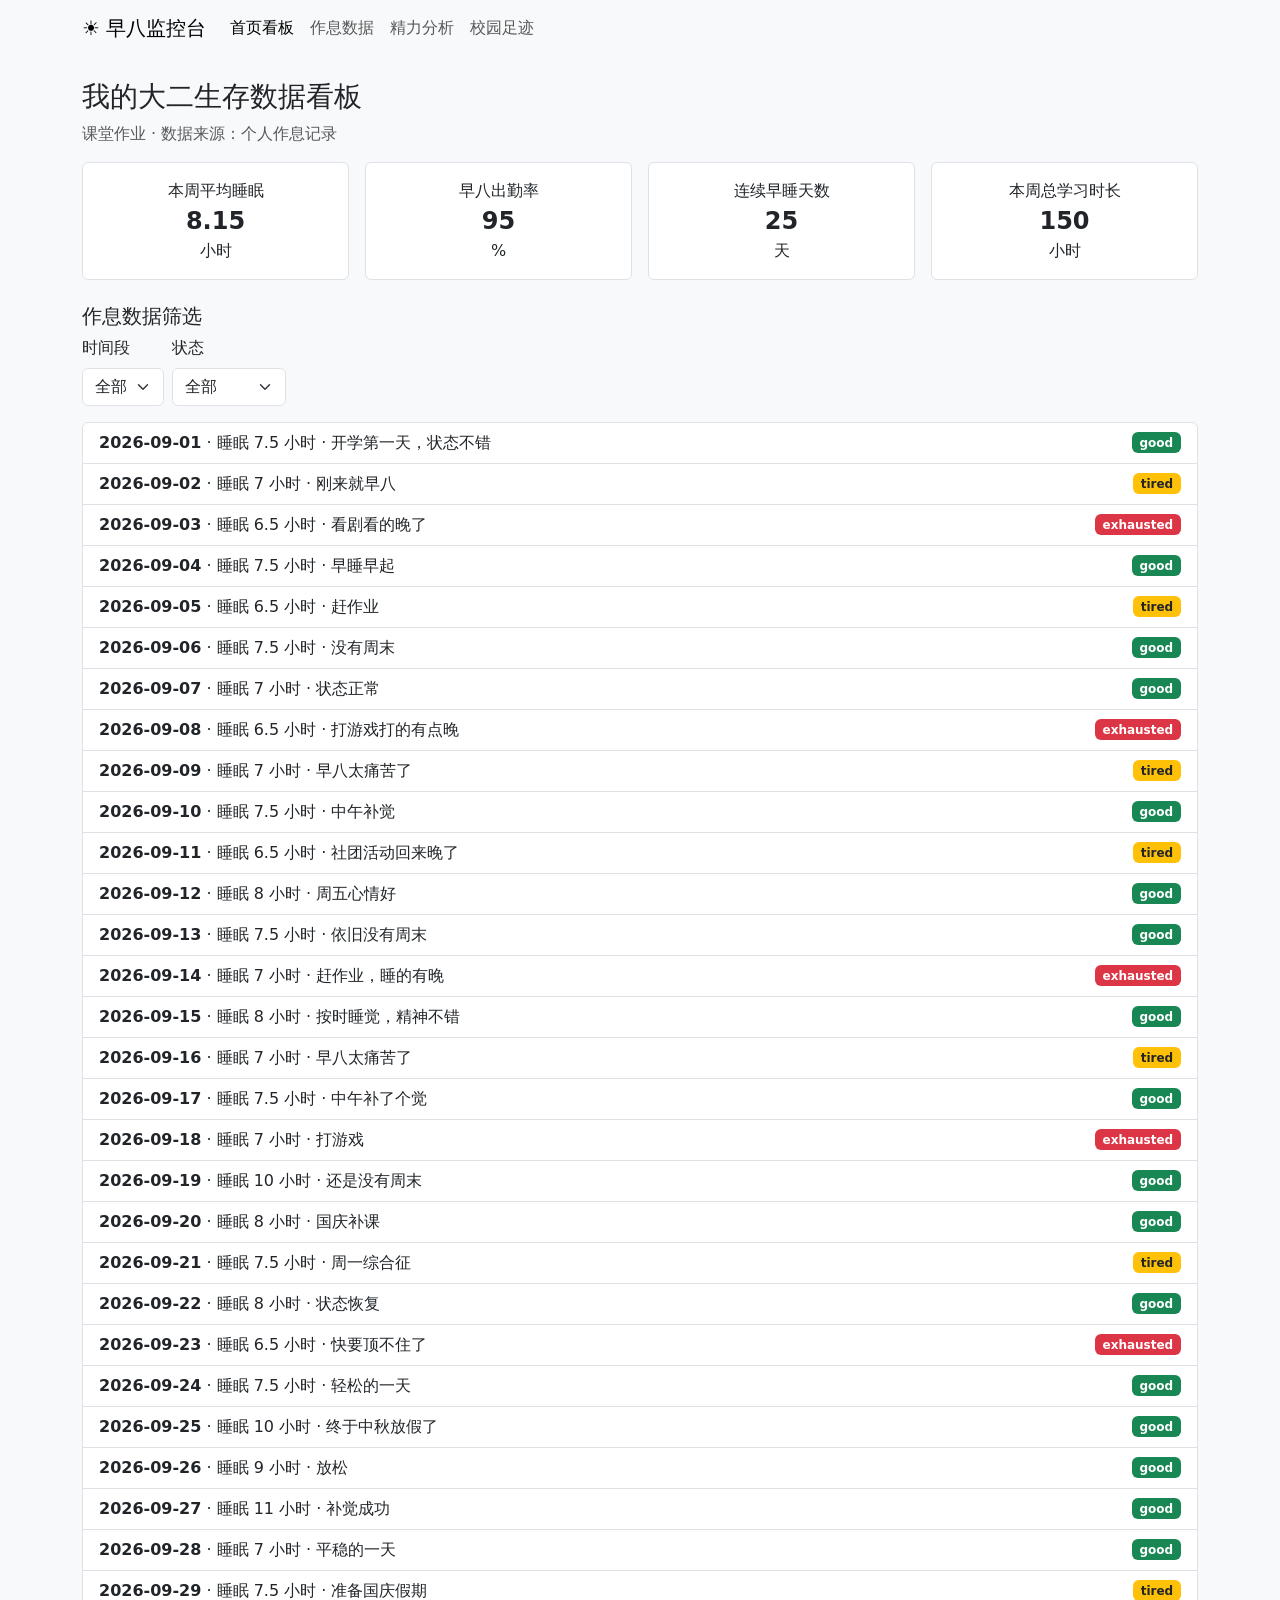
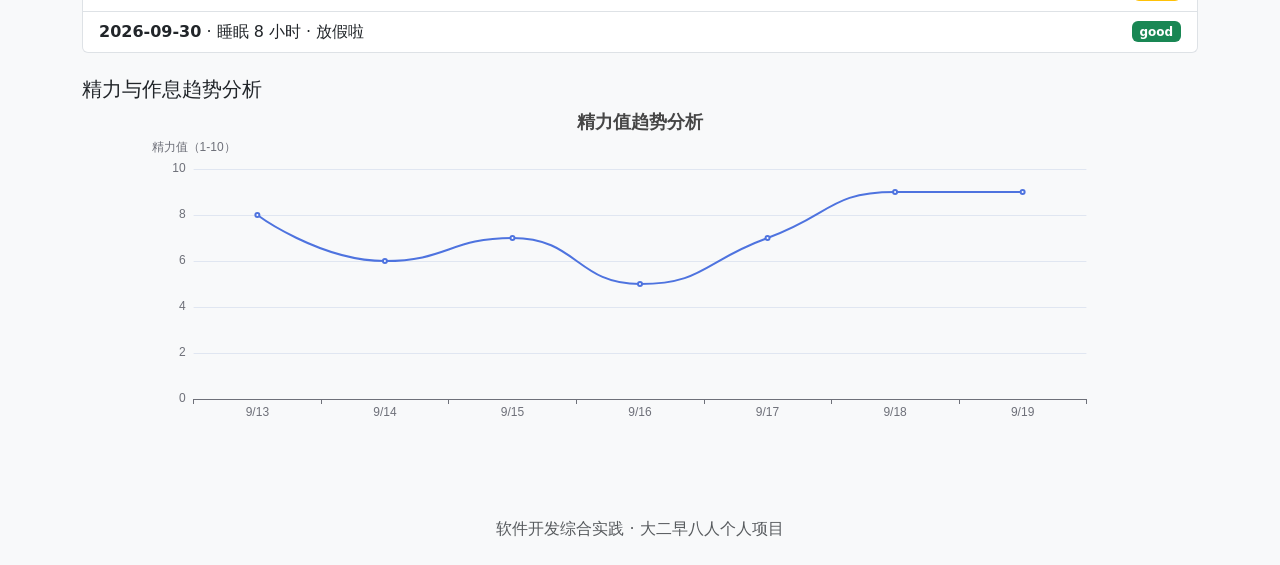
<file: index.html>
<!DOCTYPE html>
<html lang="zh-CN">
<head>
    <meta charset="UTF-8">
    <meta name="viewport" content="width=device-width, initial-scale=1.0">
    <title>大二早八人 | 作息与精力监控台</title>
    <!-- 引入 Bootstrap CSS -->
    <link href="libs/bootstrap.min.css" rel="stylesheet">
    <!-- 引入自定义 CSS -->
    <link href="css/style.css" rel="stylesheet">
</head>
<body>

    <!-- 统一导航栏 -->
    <nav class="navbar navbar-expand-md bg-body-tertiary mb-4">
        <div class="container">
            <a class="navbar-brand" href=" ">☀️ 早八监控台</a >
            <button class="navbar-toggler" type="button" data-bs-toggle="collapse" data-bs-target="#navbarNav">
                <span class="navbar-toggler-icon"></span>
            </button>
            <div class="collapse navbar-collapse" id="navbarNav">
                <div class="navbar-nav">
                    <a class="nav-link active" href="#home">首页看板</a >
                    <a class="nav-link" href="#data">作息数据</a >
                    <a class="nav-link" href="#charts">精力分析</a >
                    <a class="nav-link" href="three-d/scene.html">校园足迹</a >
                </div>
            </div>
        </div>
    </nav>

    <!-- 内容区 -->
    <main class="container">
        <!-- 首页看板：四个核心卡片 -->
        <section id="home" class="mb-4">
            <h1 class="h3">我的大二生存数据看板</h1>
            <p class="text-muted">课堂作业 · 数据来源：个人作息记录</p >
            <div class="row g-3" id="summary-cards">
                <!-- 这里用 JS 动态生成，先占位 -->
                <div class="col-md-3"><div class="card p-3 text-center">本周平均睡眠<br><span class="fs-4 fw-bold">--</span> 小时</div></div>
                <div class="col-md-3"><div class="card p-3 text-center">早八出勤率<br><span class="fs-4 fw-bold">--</span> %</div></div>
                <div class="col-md-3"><div class="card p-3 text-center">连续早睡天数<br><span class="fs-4 fw-bold">--</span> 天</div></div>
                <div class="col-md-3"><div class="card p-3 text-center">本周总学习时长<br><span class="fs-4 fw-bold">--</span> 小时</div></div>
            </div>
        </section>

        <!-- 数据筛选模块 -->
        <section id="data" class="mb-4">
            <h2 class="h5">作息数据筛选</h2>
            <div class="row g-2 mb-3">
                <div class="col-auto">
                    <label for="time-filter" class="form-label">时间段</label>
                    <select id="time-filter" class="form-select">
                        <option value="all">全部</option>
                        <option value="week">本周</option>
                        <option value="month">本月</option>
                    </select>
                </div>
                <div class="col-auto">
                    <label for="status-filter" class="form-label">状态</label>
                    <select id="status-filter" class="form-select">
                        <option value="all">全部</option>
                        <option value="good">精力充沛</option>
                        <option value="tired">有点疲惫</option>
                        <option value="exhausted">严重缺觉</option>
                    </select>
                </div>
            </div>
            <!-- 作息日志列表容器 -->
            <ul id="log-list" class="list-group"></ul>
        </section>

        <!-- 图表模块 -->
        <section id="charts" class="mb-4">
            <h2 class="h5">精力与作息趋势分析</h2>
            <div id="usage-chart" style="height:360px;"></div>
        </section>
    </main>

    <footer class="text-center text-muted py-4">
        软件开发综合实践 · 大二早八人个人项目
    </footer>

    <!-- 引入 Bootstrap JS -->
<script src="libs/bootstrap.bundle.min.js"></script>
<!-- 引入 ECharts 图表库 -->
<script src="libs/echarts.min.js"></script>
<!-- 引入你自己的 app.js 逻辑 -->
<script src="js/app.js"></script>
</body>
</html>
</file>
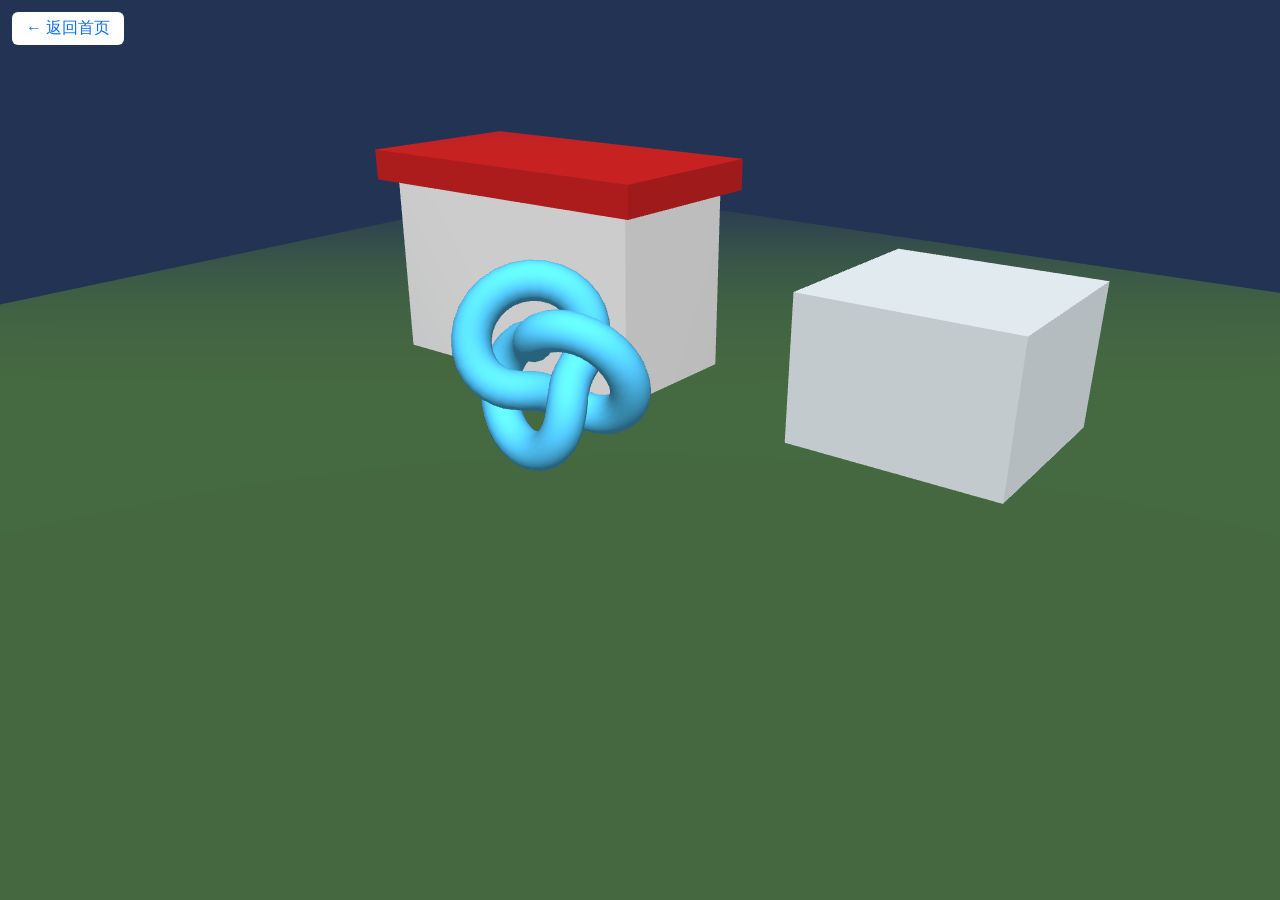
<file: three-d/scene.html>
<!DOCTYPE html>
<html lang="zh-CN">
<head>
  <meta charset="UTF-8">
  <title>我的校园足迹</title>
  <style>
    body { margin: 0; }
    .back {
      position: fixed; top: 12px; left: 12px; z-index: 9;
      background: #fff; padding: 6px 14px; border-radius: 6px;
      text-decoration: none; color: #0d6efd; font-family: sans-serif;
    }
  </style>
</head>
<body>
  <a class="back" href="../index.html">← 返回首页</a>
  <script src="../libs/three.min.js"></script>
  <script src="../libs/OrbitControls.js"></script>
  <script>
    // 课堂七展示台骨架的复用
    const scene = new THREE.Scene();
    scene.background = new THREE.Color(0x223354);
    scene.fog = new THREE.Fog(0x223354, 14, 30);

    const camera = new THREE.PerspectiveCamera(45, window.innerWidth / window.innerHeight, 0.1, 100);
    camera.position.set(7, 5, 9);

    const renderer = new THREE.WebGLRenderer({ antialias: true });
    renderer.setSize(window.innerWidth, window.innerHeight);
    document.body.appendChild(renderer.domElement);

    const controls = new THREE.OrbitControls(camera, renderer.domElement);

    scene.add(new THREE.AmbientLight(0xffffff, 0.5));
    const dir = new THREE.DirectionalLight(0xffffff, 0.8);
    dir.position.set(5, 8, 6);
    scene.add(dir);

    // 地面
    const ground = new THREE.Mesh(
      new THREE.PlaneGeometry(24, 24),
      new THREE.MeshStandardMaterial({ color: 0x3e5f3a })
    );
    ground.rotation.x = -Math.PI / 2;
    scene.add(ground);

    // 教学楼
    const teaching = new THREE.Mesh(
      new THREE.BoxGeometry(4, 2.4, 2),
      new THREE.MeshStandardMaterial({ color: 0xdadada })
    );
    teaching.position.set(-3, 1.2, -2);
    scene.add(teaching);
    const roof = new THREE.Mesh(
      new THREE.BoxGeometry(4.4, 0.4, 2.4),
      new THREE.MeshStandardMaterial({ color: 0xb71c1c })
    );
    roof.position.set(-3, 2.6, -2);
    scene.add(roof);

    // 教学楼
    const library = new THREE.Mesh(
      new THREE.BoxGeometry(2.6, 1.8, 2.6),
      new THREE.MeshStandardMaterial({ color: 0xcfd8dc })
    );
    library.position.set(2.5, 0.9, -2.5);
    scene.add(library);

    // 中心雕塑：缓转的环结（动画元素）
    const sculpture = new THREE.Mesh(
      new THREE.TorusKnotGeometry(0.6, 0.2, 96, 16),
      new THREE.MeshStandardMaterial({ color: 0x4fc3f7 })
    );
    sculpture.position.set(0, 1.4, 1.5);
    scene.add(sculpture);

    const animate = () => {
      requestAnimationFrame(animate);
      sculpture.rotation.y += 0.01;
      renderer.render(scene, camera);
    };
    animate();

    window.addEventListener('resize', () => {
      camera.aspect = window.innerWidth / window.innerHeight;
      camera.updateProjectionMatrix();
      renderer.setSize(window.innerWidth, window.innerHeight);
    });
  </script>
</body>
</html>
</file>
<file: css/style.css>
body {
    background-color: #f8f9fa;
}
.card {
    border: 1px solid #dee2e6;
}
</file>
